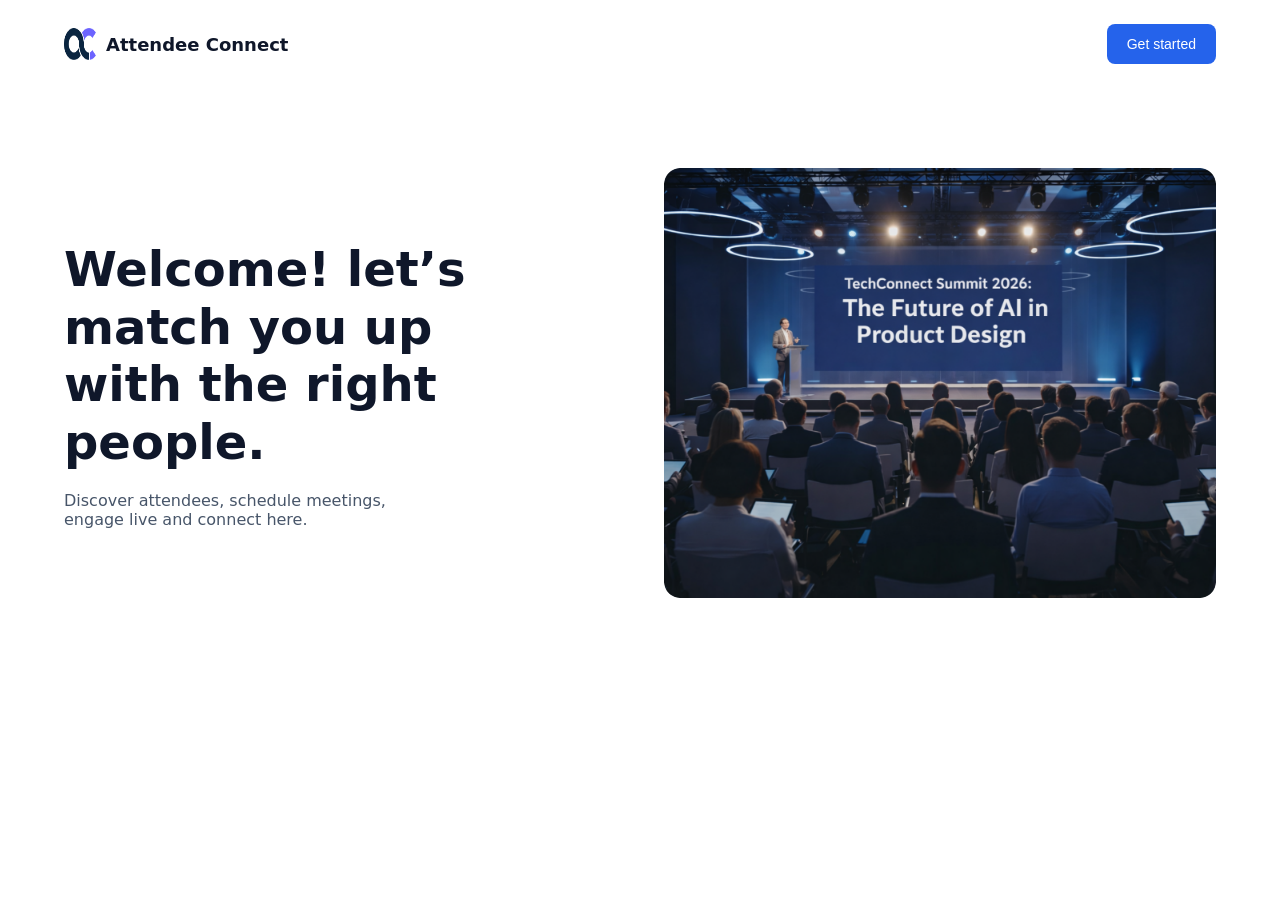
<file: index.html>
<!DOCTYPE html>
<html lang="en">
<head>
  <meta charset="UTF-8" />
  <meta name="viewport" content="width=device-width, initial-scale=1.0" />
  <title>Attendee Connect</title>

  <!-- CSS -->
  <link rel="stylesheet" href="/reset.css" />
  <link rel="stylesheet" href="/assets/css/landingpage.css" />
</head>
<body>

  <!-- HEADER -->
  <header class="header">
    <div class="logo">
      <img src="/assets/images/logo.png" alt="Attendee Connect" />
      <span>Attendee Connect</span>
    </div>

    <button class="btn-primary">Get started</button>
  </header>

  <!-- HERO SECTION -->
  <main class="hero">
    <div class="hero-text">
      <h1>
        Welcome! let’s<br />
        match you up<br />
        with the right<br />
        people.
      </h1>

      <p>
        Discover attendees, schedule meetings,<br />
        engage live and connect here.
      </p>
    </div>

    <div class="hero-image">
      <img src="/assets/images/landing-attendee.png" alt="Event audience" />
    </div>
  </main>

    <!-- ROLE MODAL -->
<div class="role-modal" id="roleModal">
  <div class="role-modal-content">
    <button class="close-modal" id="closeModal">&times;</button>

    <h2>Continue as</h2>

    <div class="role-buttons">
      <a href="/organiser/landingpageorganiser.html" class="role-card organizer">
        <span>Organizer</span>
      </a>

      <a href="/attendeeconnect/attendee-app/auth/intro.html" class="role-card attendee">
        <span>Attendee</span>
      </a>
    </div>
  </div>
</div>

  <script src="/assets/js/landingpage.js"></script>
</body>
</html>
</file>
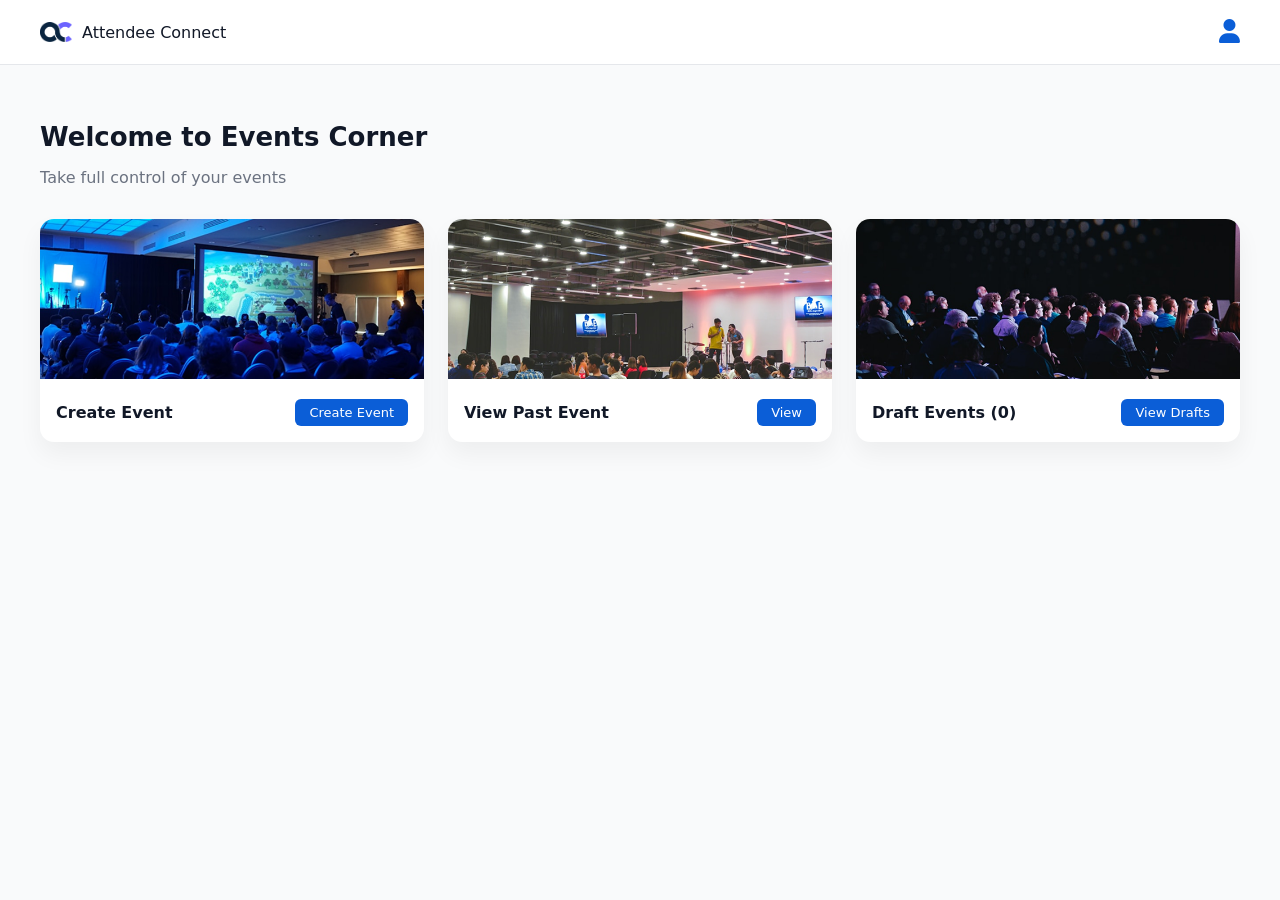
<file: organiser/dashboard/index.html>
<!DOCTYPE html>
<html lang="en">
<head>
  <meta charset="UTF-8" />
  <meta name="viewport" content="width=device-width, initial-scale=1.0" />
  <title>Organizer Dashboard | Attendee Connect</title>
  <link rel="stylesheet" href="/organiser/assets/css/index.css" />
  <link rel="stylesheet" href="https://cdnjs.cloudflare.com/ajax/libs/font-awesome/6.5.0/css/all.min.css"/>
</head>
<body>

  <!-- HEADER -->
  <header class="top-bar">
    <div class="brand">
      <img src="/assets/images/logo.png" alt="logo">
      <span>Attendee Connect</span>
    </div>

    <!-- Profile Icon -->
    <div class="profile-icon" id="profileIcon">
      <i class="fa-solid fa-user"></i>
    </div>
  </header>

  <!-- MAIN -->
  <main class="dashboard">
    <h1 id="dashboard-title">Welcome to Events Corner</h1>
    <p class="subtitle" id="dashboard-subtitle">
      Take full control of your events
    </p>

    <!-- EVENT GRID -->
    <section class="event-grid" id="eventGrid">
      <!-- Cards injected by JS -->
    </section>
  </main>

  <!-- PROFILE MODAL -->
  <div class="modal" id="profileModal">
    <div class="modal-content">
      <span class="close" id="closeModal">&times;</span>
      <h2>Edit Profile</h2>
      <form id="profileForm">
        <label for="name">Name</label>
        <input type="text" id="name" name="name" placeholder="Enter your name" required>

        <label for="email">Email</label>
        <input type="email" id="email" name="email" placeholder="Enter your email" required>

        <button type="submit" class="save-btn">Save Changes</button>
      </form>
    </div>
  </div>

  <!-- DRAFTS MODAL -->
<div class="modal" id="draftsModal">
  <div class="modal-content">
    <span class="close" id="closeDraftsModal">&times;</span>
    <h2>Draft Events</h2>
    <ul id="draftsList" style="list-style: none; padding: 0;"></ul>
  </div>
</div>


  <script src="/organiser/assets/js/index.js"></script>
</body>
</html>
</file>
<file: assets/css/landingpage.css>
.header {
  display: flex;
  justify-content: space-between;
  align-items: center;
  padding: 24px 64px;
}

.logo {
  display: flex;
  align-items: center;
  gap: 10px;
  font-weight: 600;
  font-size: 18px;
}

.logo img {
  width: 32px;
  height: 32px;
}

.btn-primary {
  background-color: #2563eb;
  color: #ffffff;
  border: none;
  padding: 12px 20px;
  border-radius: 8px;
  font-size: 14px;
  cursor: pointer;
}

.btn-primary:hover {
  background-color: #1e4ed8;
}

.hero {
  display: grid;
  grid-template-columns: 1fr 1fr;
  gap: 48px;
  align-items: center;
  padding: 80px 64px;
}

.hero-text h1 {
  font-size: 48px;
  line-height: 1.2;
  margin-bottom: 20px;
}

.hero-text p {
  font-size: 16px;
  color: #475569;
}

.hero-image img {
  width: 100%;
  border-radius: 16px;
}

@media (max-width: 768px) {

  .header {
    padding: 16px 20px;
  }

  .hero {
    grid-template-columns: 1fr;
    padding: 40px 20px;
    text-align: center;
  }

  .hero-text h1 {
    font-size: 32px;
  }

  .hero-text p {
    font-size: 14px;
  }

  .hero-image {
    margin-top: 24px;
  }
}

/* MODAL OVERLAY */
.role-modal {
  position: fixed;
  inset: 0;
  background: rgba(0, 0, 0, 0.45);
  backdrop-filter: blur(10px);
  display: none;
  align-items: center;
  justify-content: center;
  z-index: 999;
}

/* MODAL CONTENT */
.role-modal-content {
  background: rgba(255, 255, 255, 0.15);
  border-radius: 20px;
  padding: 40px;
  width: 90%;
  max-width: 420px;
  text-align: center;
  color: #fff;
  box-shadow: 0 25px 50px rgba(0, 0, 0, 0.3);
  position: relative;
}

/* TITLE */
.role-modal-content h2 {
  font-size: 28px;
  margin-bottom: 30px;
  font-weight: 600;
}

/* CLOSE BUTTON */
.close-modal {
  position: absolute;
  top: 16px;
  right: 18px;
  font-size: 26px;
  background: none;
  border: none;
  color: #fff;
  cursor: pointer;
}

/* ROLE BUTTONS */
.role-buttons {
  display: flex;
  gap: 20px;
  justify-content: center;
}

/* ROLE CARDS */
.role-card {
  flex: 1;
  padding: 22px;
  border-radius: 16px;
  text-decoration: none;
  font-size: 18px;
  font-weight: 600;
  color: #fff;
  transition: all 0.3s ease;
  backdrop-filter: blur(6px);
}

/* ORGANIZER */
.role-card.organizer {
  background: linear-gradient(135deg, #6a5cff, #8e7bff);
}

/* ATTENDEE */
.role-card.attendee {
  background: linear-gradient(135deg, #00c6ff, #00e6b8);
}

/* HOVER EFFECT */
.role-card:hover {
  transform: translateY(-6px);
  box-shadow: 0 15px 30px rgba(0, 0, 0, 0.35);
}
</file>
<file: organiser/assets/css/index.css>
* {
  box-sizing: border-box;
  font-family: system-ui, -apple-system, BlinkMacSystemFont, sans-serif;
}

body {
  margin: 0;
  background: #f9fafb;
  color: #111827;
}

/* HEADER */
.top-bar {
  background: #ffffff;
  border-bottom: 1px solid #e5e7eb;
  padding: 18px 40px;
  display: flex;
  justify-content: space-between;
  align-items: center;
}

.brand {
  display: flex;
  align-items: center;
  gap: 10px;
}

.brand img {
  width: 32px;
}

.primary-btn {
  background: #0b5ed7;
  color: white;
  border: none;
  padding: 10px 18px;
  border-radius: 8px;
  font-weight: 600;
  cursor: pointer;
}

/* MAIN */
.dashboard {
  padding: 40px;
}

.dashboard h1 {
  font-size: 26px;
  margin-bottom: 6px;
}

.subtitle {
  color: #6b7280;
  margin-bottom: 32px;
}

/* GRID */
.event-grid {
  display: grid;
  grid-template-columns: repeat(3, 1fr);
  gap: 24px;
}

/* EVENT CARD */
.event-card {
  background: #ffffff;
  border-radius: 14px;
  overflow: hidden;
  box-shadow: 0 12px 24px rgba(0,0,0,0.05);
}

.event-card img {
  width: 100%;
  height: 160px;
  object-fit: cover;
}

.event-card .card-content {
  padding: 16px;
  display: flex;
  justify-content: space-between;
  align-items: center;
}

.card-content span {
  font-weight: 600;
}

.card-content button {
  background: #0b5ed7;
  color: white;
  border: none;
  padding: 6px 14px;
  border-radius: 6px;
  font-size: 13px;
}

/* RESPONSIVE */
@media (max-width: 900px) {
  .event-grid {
    grid-template-columns: 1fr;
  }

  .dashboard {
    padding: 24px;
  }

  .top-bar {
    padding: 16px 20px;
  }
}

/* PROFILE ICON */
.profile-icon {
  font-size: 24px;
  cursor: pointer;
  color: #0b5ed7;
  transition: color 0.2s;
}

.profile-icon:hover {
  color: #084298;
}

/* MODAL STYLES */
.modal {
  display: none; /* Hidden by default */
  position: fixed;
  z-index: 1000;
  left: 0;
  top: 0;
  width: 100%;
  height: 100%;
  overflow: auto;
  background-color: rgba(0,0,0,0.5);
  justify-content: center;
  align-items: center;
}

.modal-content {
  background-color: #fff;
  margin: auto;
  padding: 24px;
  border-radius: 12px;
  width: 90%;
  max-width: 400px;
  position: relative;
  box-shadow: 0 12px 24px rgba(0,0,0,0.2);
}

.modal-content h2 {
  margin-top: 0;
}

.modal-content label {
  display: block;
  margin: 12px 0 4px;
  font-weight: 600;
}

.modal-content input {
  width: 100%;
  padding: 10px;
  border-radius: 6px;
  border: 1px solid #d1d5db;
  margin-bottom: 16px;
}

.save-btn {
  background-color: #0b5ed7;
  color: white;
  border: none;
  padding: 10px 18px;
  border-radius: 8px;
  font-weight: 600;
  cursor: pointer;
  width: 100%;
}

.save-btn:hover {
  background-color: #084298;
}

.close {
  position: absolute;
  top: 12px;
  right: 16px;
  font-size: 22px;
  cursor: pointer;
  color: #6b7280;
}

.close:hover {
  color: #111827;
}

/* PROFILE ICON */
.profile-icon {
  font-size: 24px;
  cursor: pointer;
  color: #0b5ed7;
  transition: color 0.2s;
}

.profile-icon:hover {
  color: #084298;
}

/* MODAL STYLES */
.modal {
  display: none;
  position: fixed;
  z-index: 1000;
  left: 0;
  top: 0;
  width: 100%;
  height: 100%;
  overflow: auto;
  background-color: rgba(0,0,0,0.5);
  justify-content: center;
  align-items: center;
}

.modal-content {
  background-color: #fff;
  margin: auto;
  padding: 24px;
  border-radius: 12px;
  width: 90%;
  max-width: 400px;
  position: relative;
  box-shadow: 0 12px 24px rgba(0,0,0,0.2);
}

.modal-content h2 {
  margin-top: 0;
}

.modal-content label {
  display: block;
  margin: 12px 0 4px;
  font-weight: 600;
}

.modal-content input {
  width: 100%;
  padding: 10px;
  border-radius: 6px;
  border: 1px solid #d1d5db;
  margin-bottom: 16px;
}

.save-btn {
  background-color: #0b5ed7;
  color: white;
  border: none;
  padding: 10px 18px;
  border-radius: 8px;
  font-weight: 600;
  cursor: pointer;
  width: 100%;
}

.save-btn:hover {
  background-color: #084298;
}

.close {
  position: absolute;
  top: 12px;
  right: 16px;
  font-size: 22px;
  cursor: pointer;
  color: #6b7280;
}

.close:hover {
  color: #111827;
}

/* DRAFTS MODAL STYLES */
#draftsModal .modal-content {
  background-color: #fff;
  margin: auto;
  padding: 24px;
  border-radius: 12px;
  width: 90%;
  max-width: 500px;
  position: relative;
  box-shadow: 0 12px 24px rgba(0,0,0,0.2);
}

#draftsModal h2 {
  margin-top: 0;
  margin-bottom: 16px;
}

#draftsList li {
  display: flex;
  justify-content: space-between;
  align-items: center;
  margin-bottom: 12px;
  padding: 10px 12px;
  border-radius: 8px;
  background: #f1f5f9;
  transition: background 0.2s;
}

#draftsList li:hover {
  background: #e2e8f0;
}

#draftsList li span {
  font-weight: 600;
}

#draftsList li button {
  padding: 6px 12px;
  border: none;
  border-radius: 6px;
  font-size: 13px;
  cursor: pointer;
  font-weight: 600;
}

#draftsList li button:first-child {
  background: #0b5ed7;
  color: #fff;
}

#draftsList li button:first-child:hover {
  background: #084298;
}

#draftsList li button:last-child {
  background: #dc3545;
  color: #fff;
  margin-left: 8px;
}

#draftsList li button:last-child:hover {
  background: #a71d2a;
}

/* Close button already exists, just style for consistency */
#closeDraftsModal {
  position: absolute;
  top: 12px;
  right: 16px;
  font-size: 22px;
  cursor: pointer;
  color: #6b7280;
}

#closeDraftsModal:hover {
  color: #111827;
}
</file>
